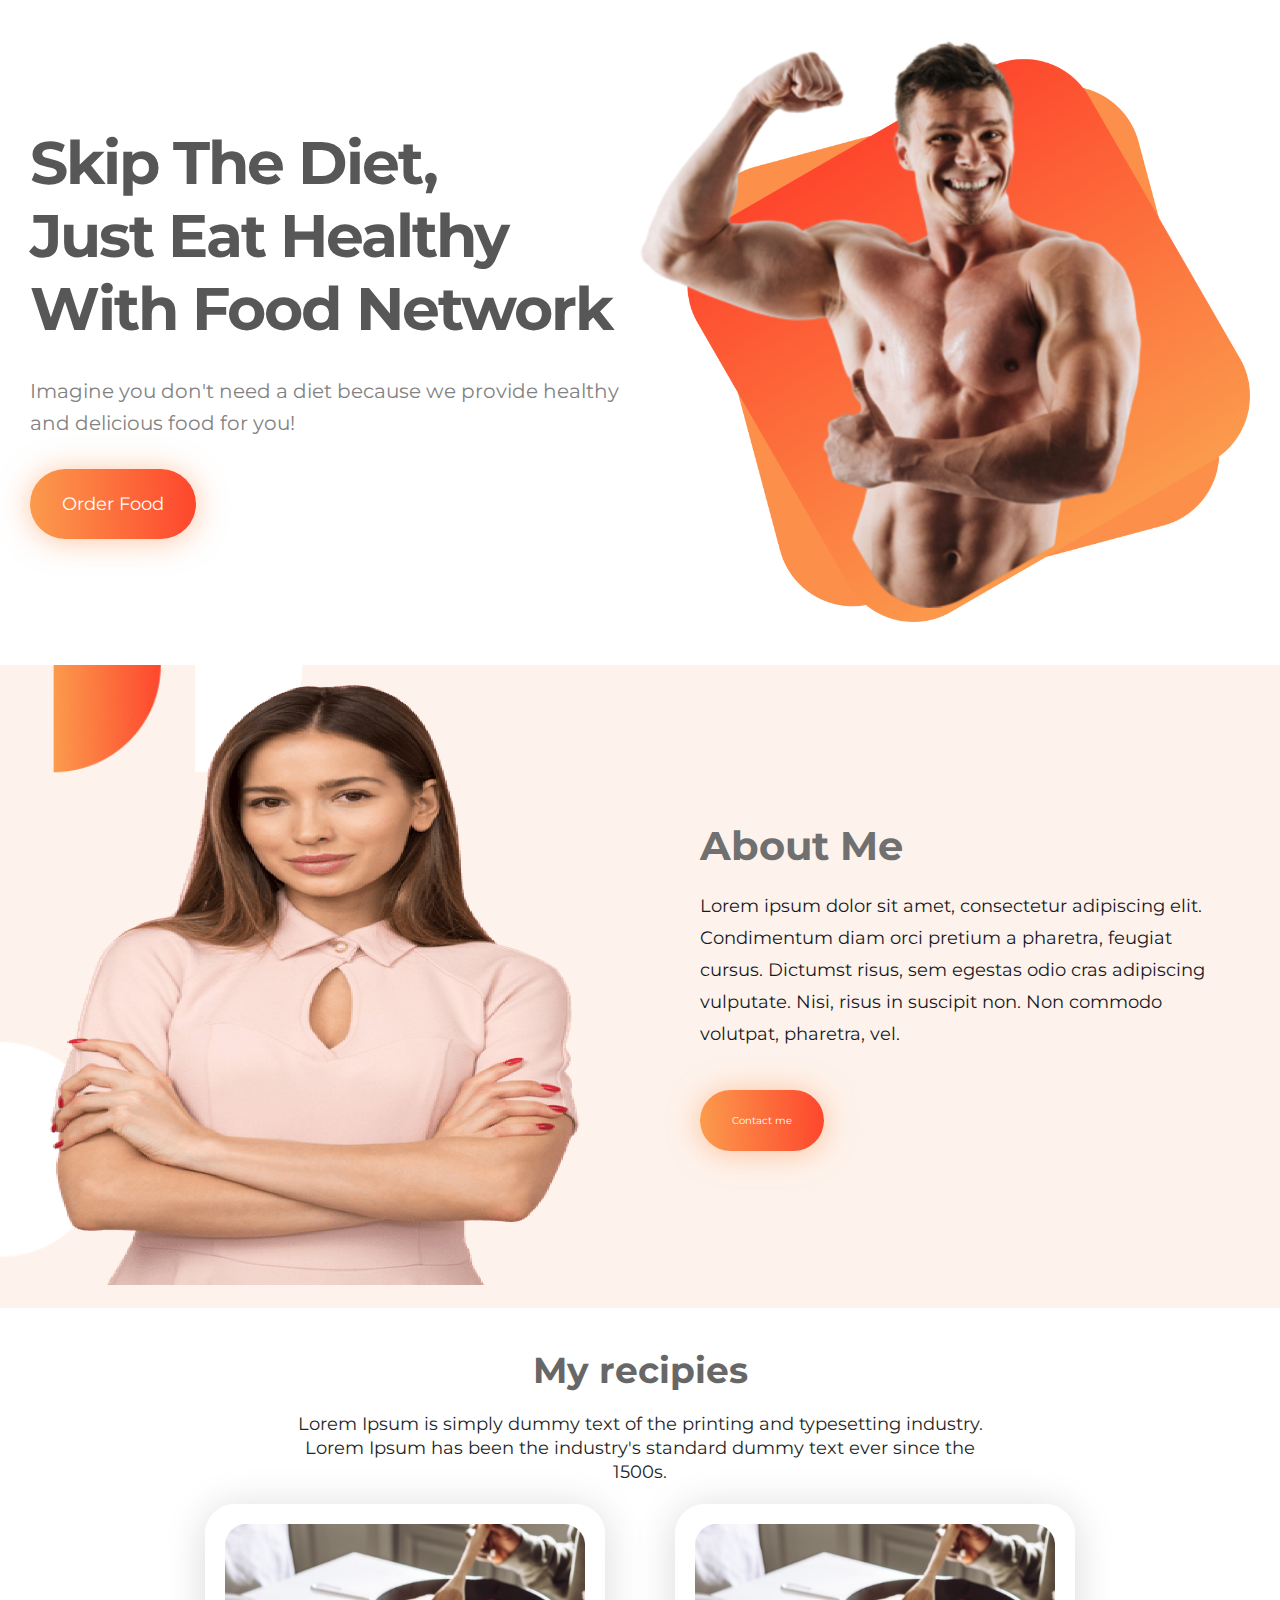
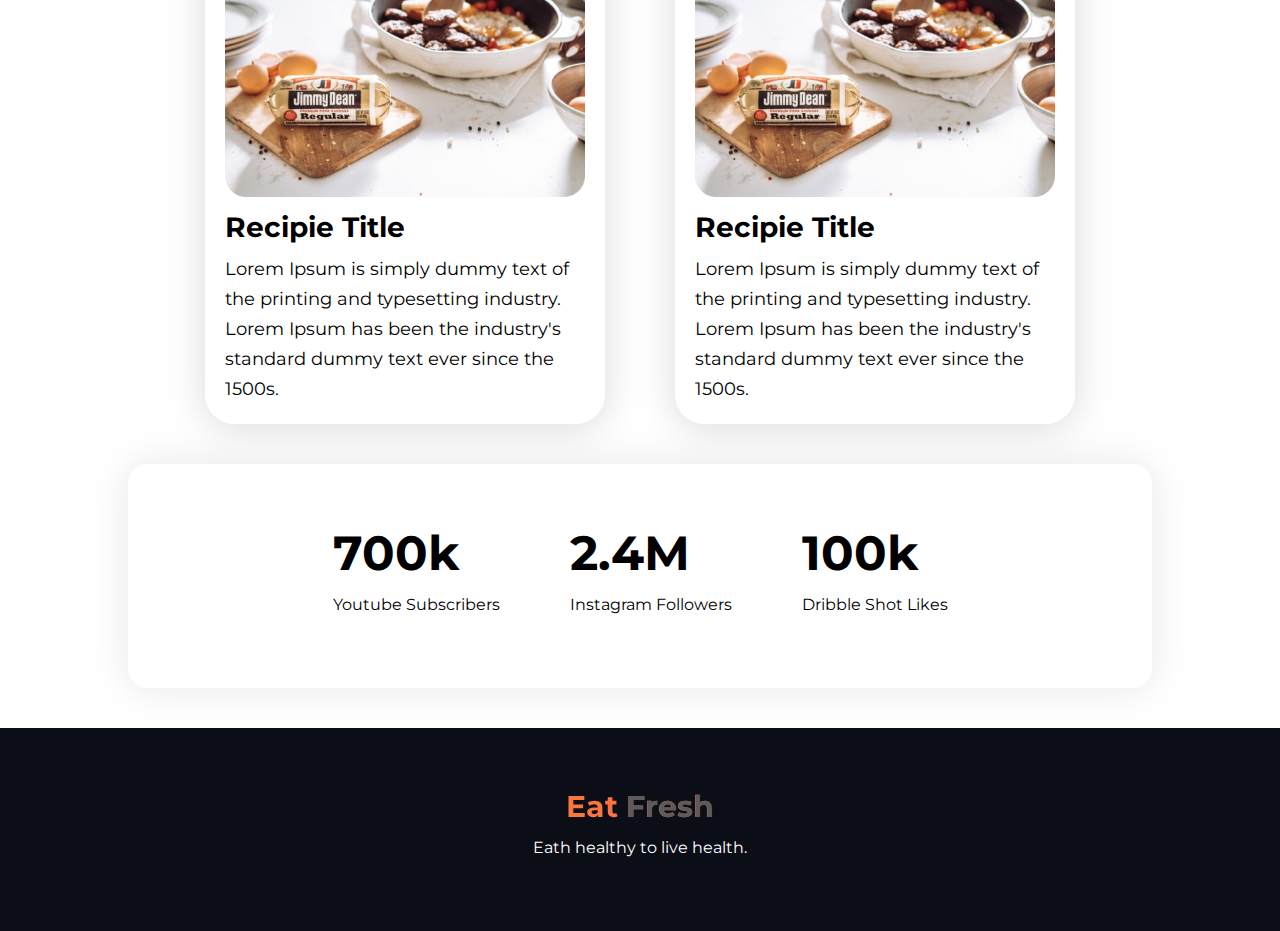
<file: index.html>
<!DOCTYPE html>
<html lang="en">
  <head>
    <meta charset="UTF-8" />
    <meta http-equiv="X-UA-Compatible" content="IE=edge" />
    <meta name="viewport" content="width=device-width, initial-scale=1.0" />
    <link rel="preconnect" href="https://fonts.googleapis.com" />
    <link rel="preconnect" href="https://fonts.gstatic.com" crossorigin />
    <link
      href="https://fonts.googleapis.com/css2?family=Montserrat:wght@400;700&display=swap"
      rel="stylesheet"
    />
    <link rel="stylesheet" href="style.css" />
    <title>Eat Healthy</title>
  </head>
  <body>
    <!-- /* ***** Section Top starts ***** */ -->
    <section class="section-top">
      <div class="section-top--des">
        <h1>
          Skip The Diet,<br />
          Just Eat Healthy <br />
          With Food Network
        </h1>
        <p>
          Imagine you don't need a diet because we provide healthy and delicious
          food for you!
        </p>
        <a class="btn section-top--btn" href="#">Order Food</a>
      </div>
      <div class="section-top--img">
        <img src="images/male/Hero-img.png" alt="A healthy man image" />
      </div>
    </section>
    <!-- /* ***** Section Top ends ***** */  -->

    <!-- /* ***** Section About starts ***** */ -->
    <section class="section-about">
      <div class="section-about--img">
        <img src="images/female/Person Image.png" alt="A female person image" />
      </div>
      <div class="section-about--des">
        <h2>About Me</h2>
        <p>
          Lorem ipsum dolor sit amet, consectetur adipiscing elit. Condimentum
          diam orci pretium a pharetra, feugiat cursus. Dictumst risus, sem
          egestas odio cras adipiscing vulputate. Nisi, risus in suscipit non.
          Non commodo volutpat, pharetra, vel.
        </p>
        <a href="#" class="btn section-about--btn">Contact me</a>
      </div>
    </section>
    <!-- /* ***** Section About ends ***** */ -->

    <!-- /* ***** Section Recipies starts ***** */ -->
    <section class="section-recipie">
      <div class="section-recipie--des">
        <h2>My recipies</h2>
        <p>
          Lorem Ipsum is simply dummy text of the printing and typesetting
          industry. Lorem Ipsum has been the industry's standard dummy text ever
          since the 1500s.
        </p>
      </div>
      <div class="recipie-list">
        <div class="recipie-item">
          <figure>
            <img src="images/food/Project Cover.jpg" alt="food image" />
            <caption>
              <h3>Recipie Title</h3>
              <p>
                Lorem Ipsum is simply dummy text of the printing and typesetting
                industry. Lorem Ipsum has been the industry's standard dummy
                text ever since the 1500s.
              </p>
            </caption>
          </figure>
        </div>
        <div class="recipie-item">
          <figure>
            <img src="images/food/Project Cover.jpg" alt="food image" />
            <caption>
              <h3>Recipie Title</h3>
              <p>
                Lorem Ipsum is simply dummy text of the printing and typesetting
                industry. Lorem Ipsum has been the industry's standard dummy
                text ever since the 1500s.
              </p>
            </caption>
          </figure>
        </div>
      </div>
    </section>
    <!-- /* ***** Section Recipies ends ***** */ -->

    <!-- /* ***** Section Features ends ***** */ -->
    <section class="section-feature">
      <div class="feature-container">
        <div class="feature-item">
          <h2>700k</h2>
          <p>Youtube Subscribers</p>
        </div>
        <div class="feature-item">
          <h2>2.4M</h2>
          <p>Instagram Followers</p>
        </div>
        <div class="feature-item">
          <h2>100k</h2>
          <p>Dribble Shot Likes</p>
        </div>
      </div>
    </section>
    <!-- /* ***** Section Features ends ***** */ -->

    <!-- /* ***** Section footer starts ***** */ -->
    <footer>
      <h2>Eat <span id="fresh">Fresh</span></h2>
      <p>Eath healthy to live health.</p>
    </footer>
    <!-- /* ***** Section footer ends ***** */ -->
  </body>
</html>
</file>
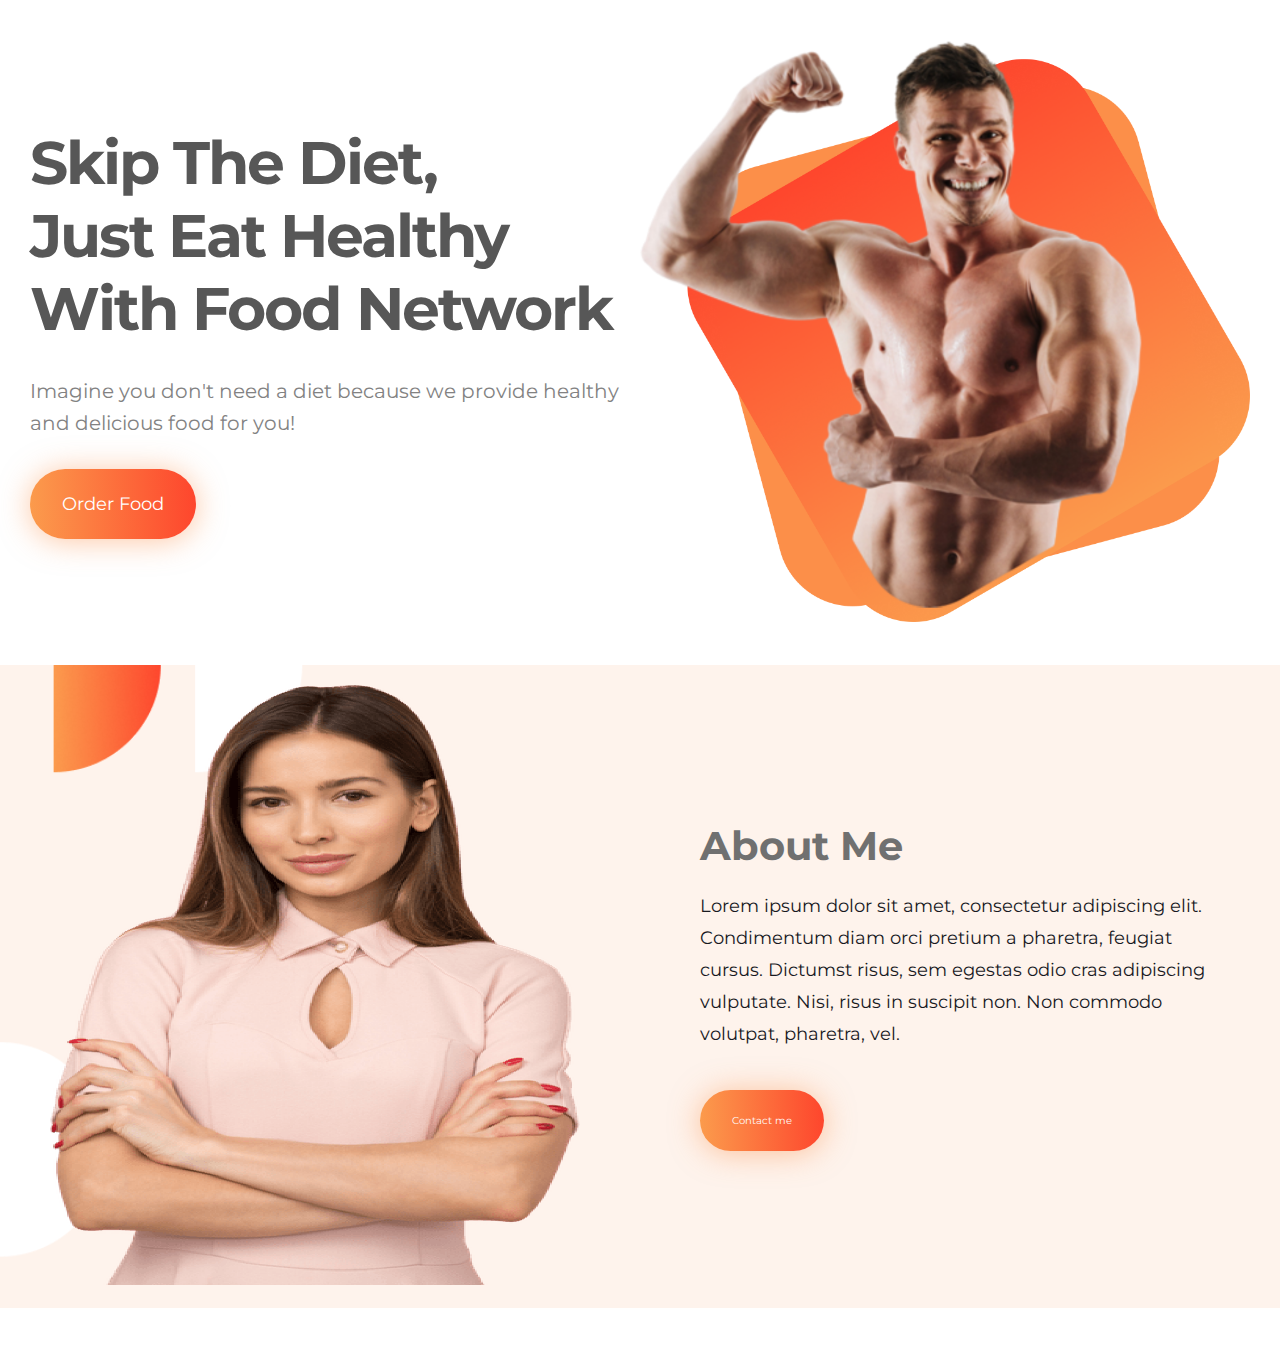
<file: eat-healthy/index.html>
<!DOCTYPE html>
<html lang="en">
  <head>
    <meta charset="UTF-8" />
    <meta http-equiv="X-UA-Compatible" content="IE=edge" />
    <meta name="viewport" content="width=device-width, initial-scale=1.0" />
    <link rel="preconnect" href="https://fonts.googleapis.com" />
    <link rel="preconnect" href="https://fonts.gstatic.com" crossorigin />
    <link
      href="https://fonts.googleapis.com/css2?family=Montserrat:wght@400;700&display=swap"
      rel="stylesheet"
    />
    <link rel="stylesheet" href="style.css" />
    <title>Eat Healthy</title>
  </head>
  <body>
    <!-- /* ***** Section Top starts ***** */ -->
    <section class="section-top">
      <div class="section-top--des">
        <h1>
          Skip The Diet,<br />
          Just Eat Healthy <br />
          With Food Network
        </h1>
        <p>
          Imagine you don't need a diet because we provide healthy and delicious
          food for you!
        </p>
        <a class="btn section-top--btn" href="#">Order Food</a>
      </div>
      <div class="section-top--img">
        <img src="images/male/Hero-img.png" alt="A healthy man image" />
      </div>
    </section>
    <!-- /* ***** Section Top ends ***** */  -->

    <!-- /* ***** Section About starts ***** */ -->
    <section class="section-about">
      <div class="section-about--img">
        <img src="images/female/Person Image.png" alt="A female person image" />
      </div>
      <div class="section-about--des">
        <h2>About Me</h2>
        <p>
          Lorem ipsum dolor sit amet, consectetur adipiscing elit. Condimentum
          diam orci pretium a pharetra, feugiat cursus. Dictumst risus, sem
          egestas odio cras adipiscing vulputate. Nisi, risus in suscipit non.
          Non commodo volutpat, pharetra, vel.
        </p>
        <a href="#" class="btn section-about--btn">Contact me</a>
      </div>
    </section>
    <!-- /* ***** Section About ends ***** */ -->
  </body>
</html>
</file>
<file: style.css>
/* *****  Basics part starts ***** */
*,
*::before,
*::after {
  margin: 0;
  padding: 0;
  box-sizing: border-box;
}

html {
  font-size: 62.5%;
}

body {
  font-family: "Montserrat", sans-serif;
}

/* ***** Basics part end ***** */

/* ***** Utils part starts ***** */

section {
  margin: 4rem 0rem;
}

img {
  width: 100%;
}

.btn {
  text-decoration: none;
  border: none;
  display: inline-block;
  background-image: linear-gradient(88.33deg, #fba24f -7.64%, #ff1e1e 145.94%);
  color: #fff;
  box-shadow: 0px 2px 30px rgba(252, 143, 73, 0.5);
  border-radius: 9999px;
  cursor: pointer;
}

/* ***** Utils part end ***** */

/* ***** Section Top starts ***** */

.section-top {
  display: flex;
  align-items: center;
  padding: 0 3rem;
}

.section-top--des {
  width: 50%;
}

.section-top--img {
  width: 50%;
}

.section-top--img img {
}

.section-top--des h1 {
  font-size: 6rem;
  font-weight: 700;
  letter-spacing: -2px;
  color: #575757;
}

.section-top--des p {
  font-size: 2rem;
  line-height: 3.2rem;
  color: #828282;
  margin: 3rem 0;
}

.section-top--btn {
  font-size: 1.8rem;
  padding: 2.4rem 3.2rem;
}

/* ***** Section Top ends ***** */

/* ***** Section About starts ***** */

.section-about {
  display: flex;
  align-items: center;
  gap: 2rem;
  background-image: url(images/shapes/7.png);
  background-size: cover;
  background-repeat: no-repeat;
  background-position: left;
}

.section-about--des {
  width: 50%;
  padding: 0 5rem;
}

.section-about--des h2 {
  font-size: 4rem;
  font-weight: 700;
  color: #707070;
}

.section-about--des p {
  font-size: 1.8rem;
  line-height: 3.2rem;
  margin-top: 2rem;
  margin-bottom: 4rem;
  color: #18191f;
}

.section-about--img {
  width: 50%;
  padding: 2rem 5rem;
}

.section-about--img img {
  height: 60rem;
}

.section-about--btn {
  padding: 2.4rem 3.2rem;
}
/* ***** Section About ends ***** */

/* ***** Section Recipies starts ***** */
.section-recipie {
}

.section-recipie--des {
  text-align: center;
}

.section-recipie--des h2 {
  font-size: 3.6rem;
  font-weight: 700;
  color: #676767;
}

.section-recipie--des p {
  font-size: 1.8rem;
  line-height: 2.4rem;
  color: #252525;
  margin: 2rem auto;
  width: 70rem;
}

.recipie-list {
  display: flex;
  justify-content: center;
  gap: 7rem;
}

.recipie-item figure {
  width: 40rem;
  border: 2rem solid #fff;
  box-shadow: 0px 4px 40px rgba(0, 0, 0, 0.15);
  border-radius: 3rem;
}

.recipie-item h3 {
  margin: 1rem 0;
  font-size: 2.8rem;
  font-weight: 700;
}

.recipie-item p {
  font-size: 1.8rem;
  line-height: 3rem;
}
/* ***** Section Recipies ends ***** */

/* ***** Section feature starts ***** */

.section-feature {
}

.feature-container {
  display: flex;
  justify-content: center;
  gap: 7rem;
  padding: 6rem 16rem;
  width: 80%;
  margin: 0 auto;
  border-radius: 2rem;
  box-shadow: 0px 0px 40px rgba(0, 0, 0, 0.1);
}

.feature-item {
}

.feature-item h2 {
  font-size: 4.8rem;
  font-weight: 700;
}

.feature-item p {
  font-size: 1.6rem;
  line-height: 2.6rem;
  margin: 1rem 0;
}

/* ***** Section feature ends ***** */

/* ***** Section footer starts ***** */

footer {
  background-color: #0b0d17;
  text-align: center;
  padding: 6rem 8rem;
}

footer h2 {
  background-image: linear-gradient(88.33deg, #fba24f -7.64%, #ff1e1e 145.94%);
  font-size: 3rem;
  font-weight: 700;
  -webkit-background-clip: text;
  -webkit-text-fill-color: transparent;
  background-clip: text;
  text-fill-color: transparent;
}

footer p {
  font-size: 1.6rem;
  line-height: 2.6rem;
  color: #fff;
  margin: 1rem 0;
}

#fresh {
  -webkit-text-fill-color: #5b5b5b;
}

/* ***** Section footer ends ***** */
</file>
<file: eat-healthy/style.css>
/* *****  Basics part starts ***** */
*,
*::before,
*::after {
  margin: 0;
  padding: 0;
  box-sizing: border-box;
}

html {
  font-size: 62.5%;
}

body {
  font-family: "Montserrat", sans-serif;
}

/* ***** Basics part end ***** */

/* ***** Utils part starts ***** */

section {
  margin: 4rem 0rem;
}

img {
  width: 100%;
}

.btn {
  text-decoration: none;
  border: none;
  display: inline-block;
  background-image: linear-gradient(88.33deg, #fba24f -7.64%, #ff1e1e 145.94%);
  color: #fff;
  box-shadow: 0px 2px 30px rgba(252, 143, 73, 0.5);
  border-radius: 9999px;
  cursor: pointer;
}

/* ***** Utils part end ***** */

/* ***** Section Top starts ***** */

.section-top {
  display: flex;
  align-items: center;
  padding: 0 3rem;
}

.section-top--des {
  width: 50%;
}

.section-top--img {
  width: 50%;
}

.section-top--img img {
}

.section-top--des h1 {
  font-size: 6rem;
  font-weight: 700;
  letter-spacing: -2px;
  color: #575757;
}

.section-top--des p {
  font-size: 2rem;
  line-height: 3.2rem;
  color: #828282;
  margin: 3rem 0;
}

.section-top--btn {
  font-size: 1.8rem;
  padding: 2.4rem 3.2rem;
}

/* ***** Section Top ends ***** */

/* ***** Section About starts ***** */

.section-about {
  display: flex;
  align-items: center;
  gap: 2rem;
  background-image: url(images/shapes/7.png);
  background-size: cover;
  background-repeat: no-repeat;
  background-position: left;
}

.section-about--des {
  width: 50%;
  padding: 0 5rem;
}

.section-about--des h2 {
  font-size: 4rem;
  font-weight: 700;
  color: #707070;
}

.section-about--des p {
  font-size: 1.8rem;
  line-height: 3.2rem;
  margin-top: 2rem;
  margin-bottom: 4rem;
  color: #18191f;
}

.section-about--img {
  width: 50%;
  padding: 2rem 5rem;
}

.section-about--img img {
  height: 60rem;
}

.section-about--btn {
  padding: 2.4rem 3.2rem;
}
/* ***** Section About ends ***** */
</file>
